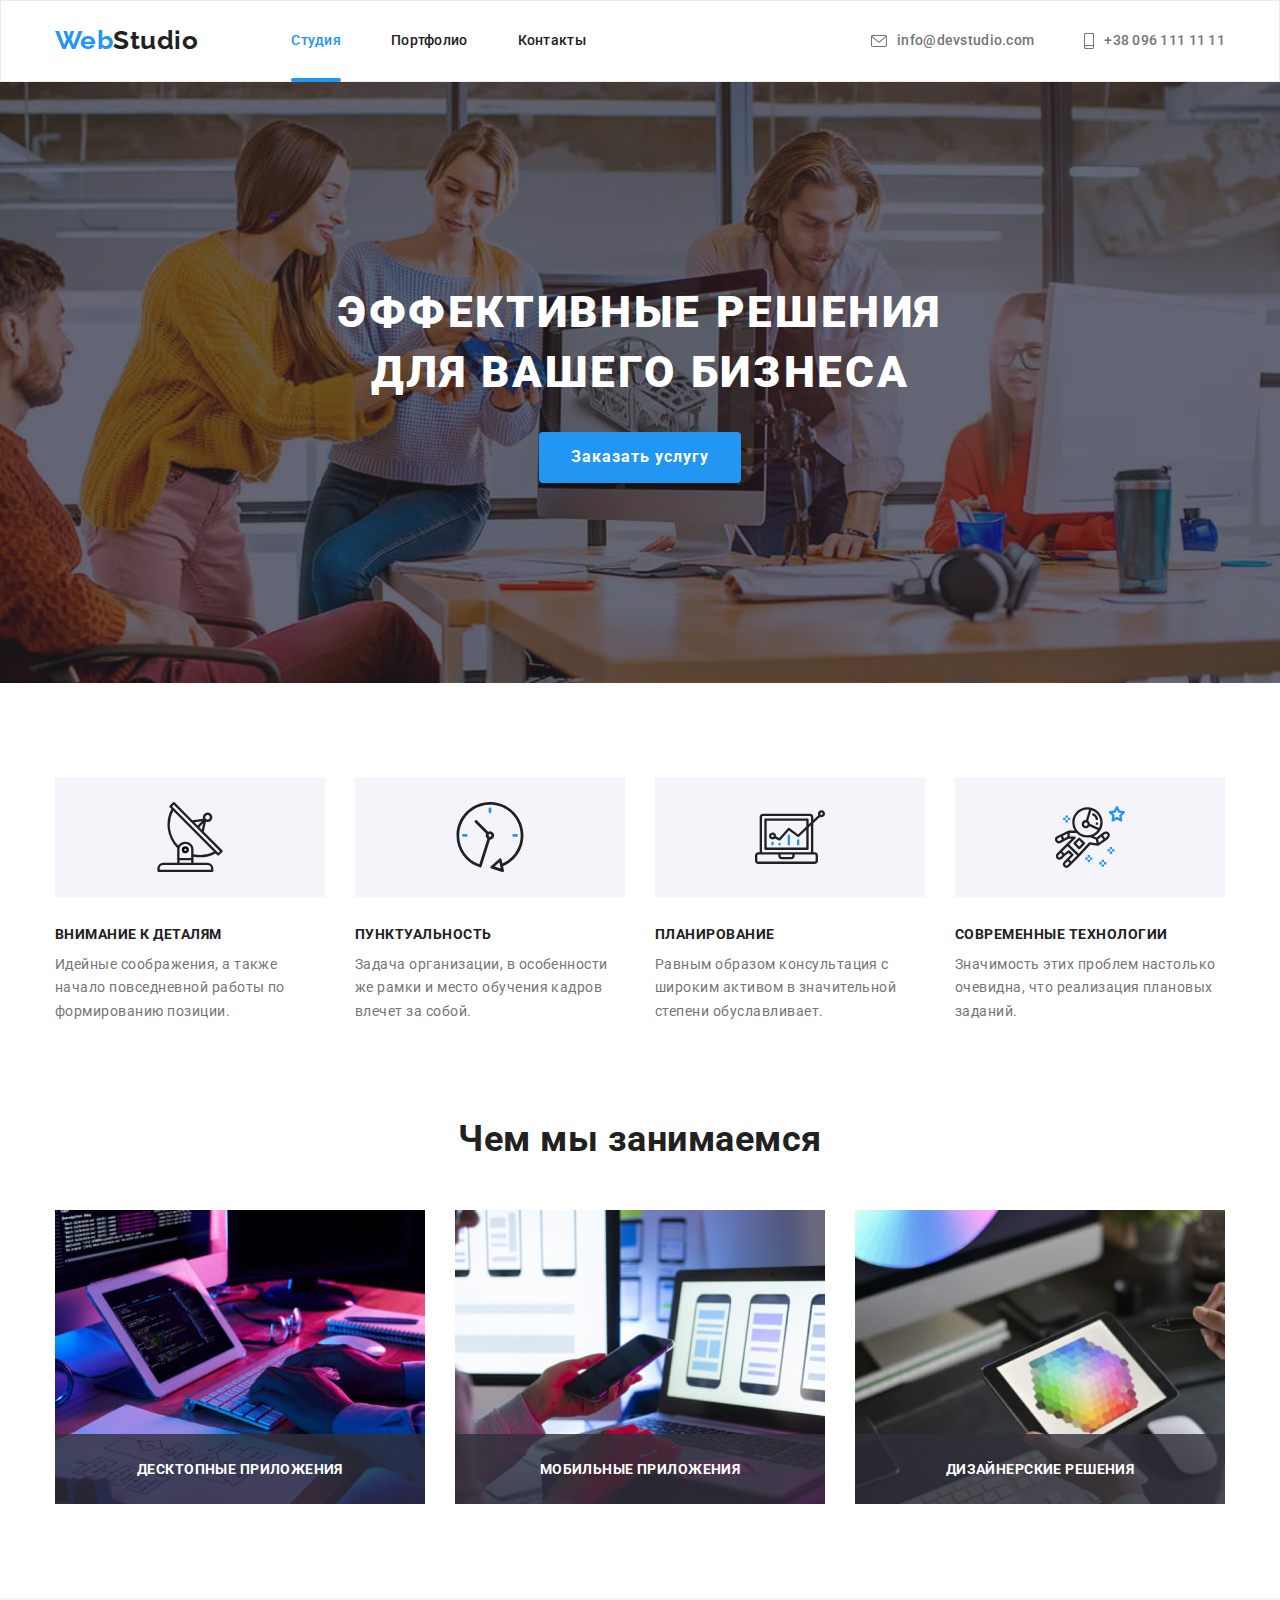
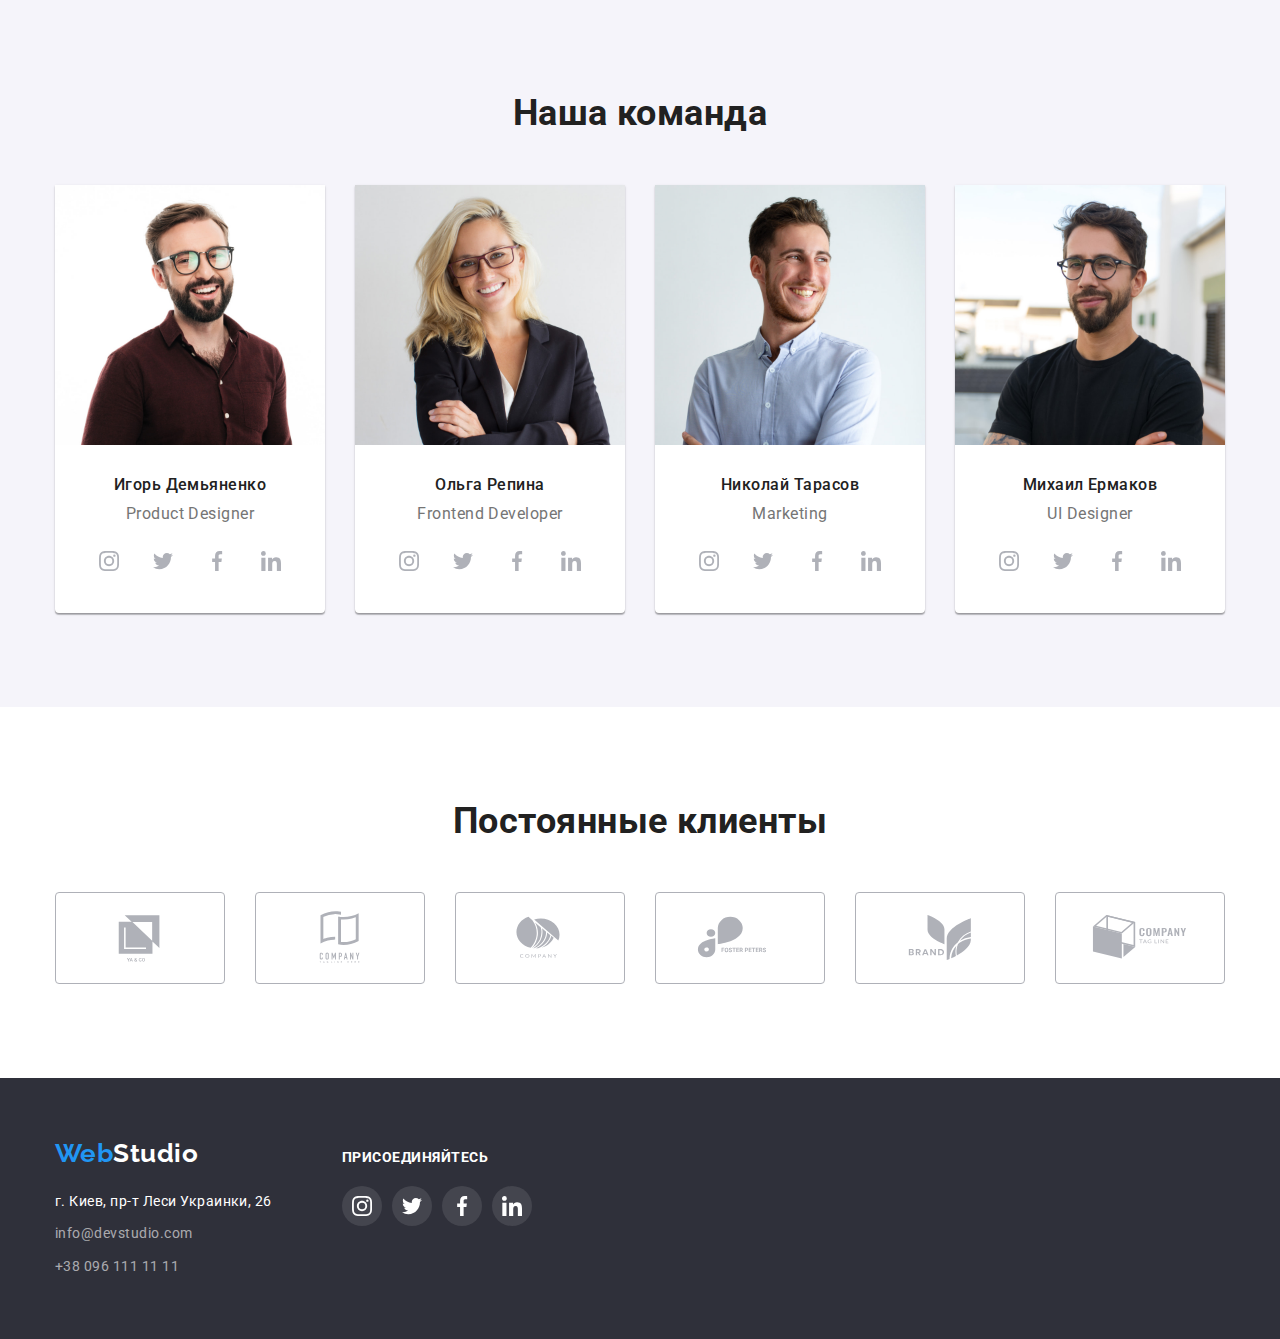
<file: index.html>
<!DOCTYPE html>
<html lang="ru">
<head>
    <meta charset="UTF-8">
    <meta http-equiv="X-UA-Compatible" content="IE=edge">
    <meta name="viewport" content="width=device-width, initial-scale=1.0">
    <title>Студия</title>
    <link href="https://fonts.googleapis.com/css2?family=Raleway:wght@700&family=Roboto:wght@400;500;700;900&display=swap"
    rel="stylesheet">
    <link rel="stylesheet" href="https://cdnjs.cloudflare.com/ajax/libs/modern-normalize/1.1.0/modern-normalize.min.css">
    <link rel="stylesheet" href="./css/styles.css" />
</head>
<body>
    <header>
        <div class="container header-container">
            <a href="./index.html" class="logo-header">Web<span class="logo">Studio</span></a>
            <nav class="site-nav">
                <ul class="navigation-list">
                    <li class="navigation-item">
                        <a href="./index.html" class="link current navigation-link">Студия</a>
                    </li>
                    <li class="navigation-item">
                    <a href="./portfolio.html"class="link navigation-link" >Портфолио</a>
                    </li>
                    <li class="navigation-item">
                        <a href="#" class="link navigation-link">Контакты</a>
                    </li>
                </ul>
            </nav>
            <ul class="site-contacts">
                <li class="contacts-item">
                    <a href="mailto:info@devstudio.com" class="link link-email">
                        <svg class="contacts-icon" width="16px" height="12px">
                            <use class="icon-email" href="images/symbol-defs.svg#icon-envelope">..</use>
                        </svg>
                        info@devstudio.com</a>
                </li>
                <li class="contacts-item">
                    <a href="tel:+380961111111" class="link link-phone">
                        <svg class="contacts-icon" width="10px" height="16px">
                            <use class="icon-phone" href="images/symbol-defs.svg#icon-smartphone">..</use>
                        </svg>
                        +38 096 111 11 11
                    </a>
                </li>
            </ul>            
        </div>
    </header>
    
    <main>
        <section class="hero section overlay">
           <div class="container">
                <h1 class="hero-title">Эффективные решения <br> для вашего бизнеса</h1>
                <button type="button" class="button" data-modal-open>Заказать услугу</button>       
           </div>
        </section>
        <section class="features section">
            <div class="container">
                <h2 class="visually-hidden">Наши преимущества</h2>
                <ul class="set-features">
                    <li class="features-item">
                        <div class="features-block">
                            <svg class="features-svg" width="70" height="70">
                                <use href="./images/symbol-defs.svg#icon-antenna">..</use>
                            </svg>
                        </div>
                        <h3>Внимание к деталям</h3>
                            <p>
                                Идейные соображения, а также начало повседневной работы по формированию позиции.
                            </p>
                    </li>
                    <li class="features-item">
                        <div class="features-block">
                            <svg class="features-svg" width="70" height="70">
                                <use href="./images/symbol-defs.svg#icon-clock">..</use>
                            </svg>
                        </div>
                        <h3>Пунктуальность</h3>
                            <p>
                                Задача организации, в особенности же рамки и место обучения кадров влечет за собой.
                            </p>
                    </li>
                    <li class="features-item">
                        <div class="features-block">
                            <svg class="features-svg" width="70" height="70">
                                <use href="./images/symbol-defs.svg#icon-diagram">..</use>
                            </svg>
                        </div>
                        <h3>Планирование</h3>
                            <p>
                                Равным образом консультация с широким активом в значительной степени обуславливает.
                            </p>
                    </li>
                    <li class="features-item">
                        <div class="features-block">
                            <svg class="features-svg" width="70" height="70">
                                <use href="./images/symbol-defs.svg#icon-astronaut">..</use>
                            </svg>
                        </div>
                        <h3>Современные технологии</h3>
                            <p>
                                Значимость этих проблем настолько очевидна, что реализация плановых заданий.
                            </p>
                    </li>

                </ul>                
            </div>
        </section>
        <section class="directions section">
            <div class="container">
                <h2 class="directions-title">
                    Чем мы занимаемся
                </h2>
                <ul class="set-directions">
                    <li class="directions-item">
                        <div class="directions-about">
                            <img src="./images/works-1.jpg" alt="программсит пишет код"
                            width="370">
                            <p class="directions-text">Десктопные приложения</p>
                        </div>
                    </li>
                    
                    <li class="directions-item">
                        <div class="directions-about">
                            <img src="./images/works-2.jpg" alt="UI дизайнер разрабатывает интерфейс мобильного приложения"
                            width="370">
                            <p class="directions-text">Мобильные приложения</p>
                        </div>
                    </li>
                    <li class="directions-item">
                        <div class="directions-about">
                            <img src="./images/works-3.jpg" alt="UI дизайнер работает над цветовым выбором"
                            width="370">
                            <p class="directions-text">Дизайнерские решения</p>
                        </div>
                    </li>
                </ul>
            </div>
        </section>
        <section class="team section">
            <div class="container">
                <h2 class="team-title">
                    Наша команда
                </h2>

                <ul class="set-team">

                    <li class="team-item">
                        <img src="./images/employee-1.jpg" alt="Игорь Демьяненко - Продуктовий Дизайнер" width="270"/>
                        <div class="team-description">
                            <h3 class="team-name">Игорь Демьяненко</h3> 
                            <p class="team-text">Product Designer</p>
                            <ul class="team-social">
                                <li class="social-item">
                                    <a class="social-link" href aria-label="Instagram">
                                        <svg class="social-icon" width="20" height="20">
                                            <use href="images/symbol-defs.svg#icon-instagram">..</use>
                                        </svg>
                                    </a>
                                </li>
                                <li class="social-item">
                                    <a class="social-link" href aria-label="Twitter">
                                        <svg class="social-icon" width="20" height="20">
                                            <use href="images/symbol-defs.svg#icon-twitter">..</use>
                                        </svg>
                                    </a>
                                </li>
                                <li class="social-item">
                                    <a class="social-link" href aria-label="facebook">
                                        <svg class="social-icon" width="20" height="20">
                                            <use href="images/symbol-defs.svg#icon-facebook">..</use>
                                        </svg>
                                    </a>
                                </li>
                                <li class="social-item">
                                    <a class="social-link" href aria-label="Linkedin">
                                        <svg class="social-icon" width="20" height="20">
                                            <use href="images/symbol-defs.svg#icon-linkedin">..</use>
                                        </svg>
                                    </a>
                                </li>
                            </ul>
                        </div>
                    </li>

                    <li class="team-item">
                        <img src="./images/employee-2.jpg" alt="Ольга Репина - Frontend разработчик" width="270"/>
                        <div class="team-description">
                            <h3 class="team-name">Ольга Репина</h3>
                            <p class="team-text">Frontend Developer</p> 
                            <ul class="team-social">
                                <li class="social-item">
                                    <a class="social-link" href aria-label="Instagram">
                                        <svg class="social-icon" width="20" height="20">
                                            <use href="images/symbol-defs.svg#icon-instagram">..</use>
                                        </svg>
                                    </a>
                                </li>
                                <li class="social-item">
                                    <a class="social-link" href aria-label="Twitter">
                                        <svg class="social-icon" width="20" height="20">
                                            <use href="images/symbol-defs.svg#icon-twitter">..</use>
                                        </svg>
                                    </a>
                                </li>
                                <li class="social-item">
                                    <a class="social-link" href aria-label="facebook">
                                        <svg class="social-icon" width="20" height="20">
                                            <use href="images/symbol-defs.svg#icon-facebook">..</use>
                                        </svg>
                                    </a>
                                </li>
                                <li class="social-item">
                                    <a class="social-link" href aria-label="Linkedin">
                                        <svg class="social-icon" width="20" height="20">
                                            <use href="images/symbol-defs.svg#icon-linkedin">..</use>
                                        </svg>
                                    </a>
                                </li>
                            </ul>
                        </div>
                    </li>

                    <li class="team-item">
                        <img src="./images/employee-3.jpg" alt="Николай Тарасов -  маркетинг" width="270"/>
                        <div class="team-description">
                            <h3 class="team-name">Николай Тарасов</h3>
                            <p class="team-text">Marketing</p>
                            <ul class="team-social">
                                <li class="social-item">
                                    <a class="social-link" href aria-label="Instagram">
                                        <svg class="social-icon" width="20" height="20">
                                            <use href="images/symbol-defs.svg#icon-instagram">..</use>
                                        </svg>
                                    </a>
                                </li>
                                <li class="social-item">
                                    <a class="social-link" href aria-label="Twitter">
                                        <svg class="social-icon" width="20" height="20">
                                            <use href="images/symbol-defs.svg#icon-twitter">..</use>
                                        </svg>
                                    </a>
                                </li>
                                <li class="social-item">
                                    <a class="social-link" href aria-label="facebook">
                                        <svg class="social-icon" width="20" height="20">
                                            <use href="images/symbol-defs.svg#icon-facebook">..</use>
                                        </svg>
                                    </a>
                                </li>
                                <li class="social-item">
                                    <a class="social-link" href aria-label="Linkedin">
                                        <svg class="social-icon" width="20" height="20">
                                            <use href="images/symbol-defs.svg#icon-linkedin">..</use>
                                        </svg>
                                    </a>
                                </li>
                            </ul>
                        </div>
                    </li>

                    <li class="team-item">
                        <img src="./images/employee-4.jpg" alt="Михаил Ермаков -  UI дизайнер" width="270"/>
                        <div class="team-description">
                            <h3 class="team-name">Михаил Ермаков</h3>
                            <p class="team-text">UI Designer</p> 
                            <ul class="team-social">
                                <li class="social-item">
                                    <a class="social-link" href aria-label="Instagram">
                                        <svg class="social-icon" width="20" height="20">
                                            <use href="images/symbol-defs.svg#icon-instagram">..</use>
                                        </svg>
                                    </a>
                                </li>
                                <li class="social-item">
                                    <a class="social-link" href aria-label="Twitter">
                                        <svg class="social-icon" width="20" height="20">
                                            <use href="images/symbol-defs.svg#icon-twitter">..</use>
                                        </svg>
                                    </a>
                                </li>
                                <li class="social-item">
                                    <a class="social-link" href aria-label="facebook">
                                        <svg class="social-icon" width="20" height="20">
                                            <use href="images/symbol-defs.svg#icon-facebook">..</use>
                                        </svg>
                                    </a>
                                </li>
                                <li class="social-item">
                                    <a class="social-link" href aria-label="Linkedin">
                                        <svg class="social-icon" width="20" height="20">
                                            <use href="images/symbol-defs.svg#icon-linkedin">..</use>
                                        </svg>
                                    </a>
                                </li>
                            </ul>
                        </div>
                    </li>

                </ul>
            </div>
        </section>
        <section class="clients section">
            <div class="container">
                <h2 class="clients-text"> Постоянные клиенты </h2>
                    <ul class="clients-list">
                        <li class="clients-item">
                            <a class="clients-link" href="#">
                                <svg class="client-btn" width="106" height="60">
                                    <use href="images/symbol-defs.svg#icon-Logo-1">..</use>
                                </svg>
                            </a>
                        </li>
                        <li class="clients-item">
                            <a class="clients-link" href="#">
                                <svg class="client-btn" width="106" height="60">
                                    <use href="images/symbol-defs.svg#icon-Logo-2">..</use>
                                </svg>
                            </a>
                        </li>
                        <li class="clients-item">
                            <a class="clients-link" href="#">
                                <svg class="client-btn" width="106" height="60">
                                    <use href="images/symbol-defs.svg#icon-Logo-3">..</use>
                                </svg>
                            </a>
                        </li>
                        <li class="clients-item">
                            <a class="clients-link" href="#">
                                <svg class="client-btn" width="106" height="60">
                                    <use href="images/symbol-defs.svg#icon-Logo-4">..</use>
                                </svg>
                            </a>
                        </li>
                        <li class="clients-item">
                            <a class="clients-link" href="#">
                                <svg class="client-btn" width="106" height="60">
                                    <use href="images/symbol-defs.svg#icon-Logo-5">..</use>
                                </svg>
                            </a>
                        </li>
                        <li class="clients-item">
                            <a class="clients-link" href="#">
                                <svg class="client-btn" width="106" height="60">
                                    <use href="images/symbol-defs.svg#icon-Logo-6">..</use>
                                </svg>
                            </a>
                        </li>

                    </ul>
                </h2>
            </div>
        </section>
    </main>

    <footer class="footer">
        <div class="container">
            <div class=" footer-contacts">
                <a href="#" class="logo-footer">Web<span class="logo-studio">Studio</span></a>
                <address class="address-footer">
                    <ul class="list">
                        <li class="footer-item">
                            <a class="link link-street" href="https://goo.gl/maps/mTJ8cYcqi1DRQW3Y8" target="_blank" rel="noopener noreferree">г. Киев, пр-т Леси Украинки, 26</a>
                        </li>
                        <li class="footer-item">
                            <a  class="link" href="mailto:info@devstudio.com">info@devstudio.com</a>
                        </li>
                        <li class="footer-item">
                            <a  class="link" href="tel:+380961111111">+38 096 111 11 11</a>
                        </li>
                    </ul>
                </address>
            </div>
            <div class="footer-social">
            <h2 class="join-title"> ПРИСОЕДИНЯЙТЕСЬ </h2>
                <ul class="footer-social-list">
                    <li class="footer-social-item">
                        <a class="footer-social-link" href aria-label="Instagram">
                            <svg class="footer-sociL-svg" width="20" height="20">
                                <use href="images/symbol-defs.svg#icon-instagram">..</use>
                            </svg>
                        </a>
                    </li>
                    <li class="footer-social-item">
                        <a class="footer-social-link" href aria-label="Twitter">
                            <svg class="footer-sociL-svg" width="20" height="20">
                                <use href="images/symbol-defs.svg#icon-twitter">..</use>
                            </svg>
                        </a>
                    </li>
                    <li class="footer-social-item">
                        <a class="footer-social-link" href aria-label="Facebook">
                            <svg class="footer-sociL-svg" width="20" height="20">
                                <use href="images/symbol-defs.svg#icon-facebook">..</use>
                            </svg>
                        </a>
                    </li>
                    <li class="footer-social-item">
                        <a class="footer-social-link" href aria-label="Linkedin">
                            <svg class="footer-social-svg" width="20" height="20">
                                <use href="images/symbol-defs.svg#icon-linkedin">..</use>
                            </svg>
                        </a>
                    </li>
                </ul>
            </h2>
            </div>
        </div>
    </footer>

    <div class="backdrop is-hidden" data-modal>
        <div class="modal">
            <button type="button" class="modal-close" data-modal-close>
                <svg class="close-icon" width="18px" height="18px">
                <use href="./images/symbol-defs.svg#icon-close"></use>
                </svg>
            </button>
        </div>
    </div>
    <script src="./js/modal.js"></script>

</body>
</html>
</file>
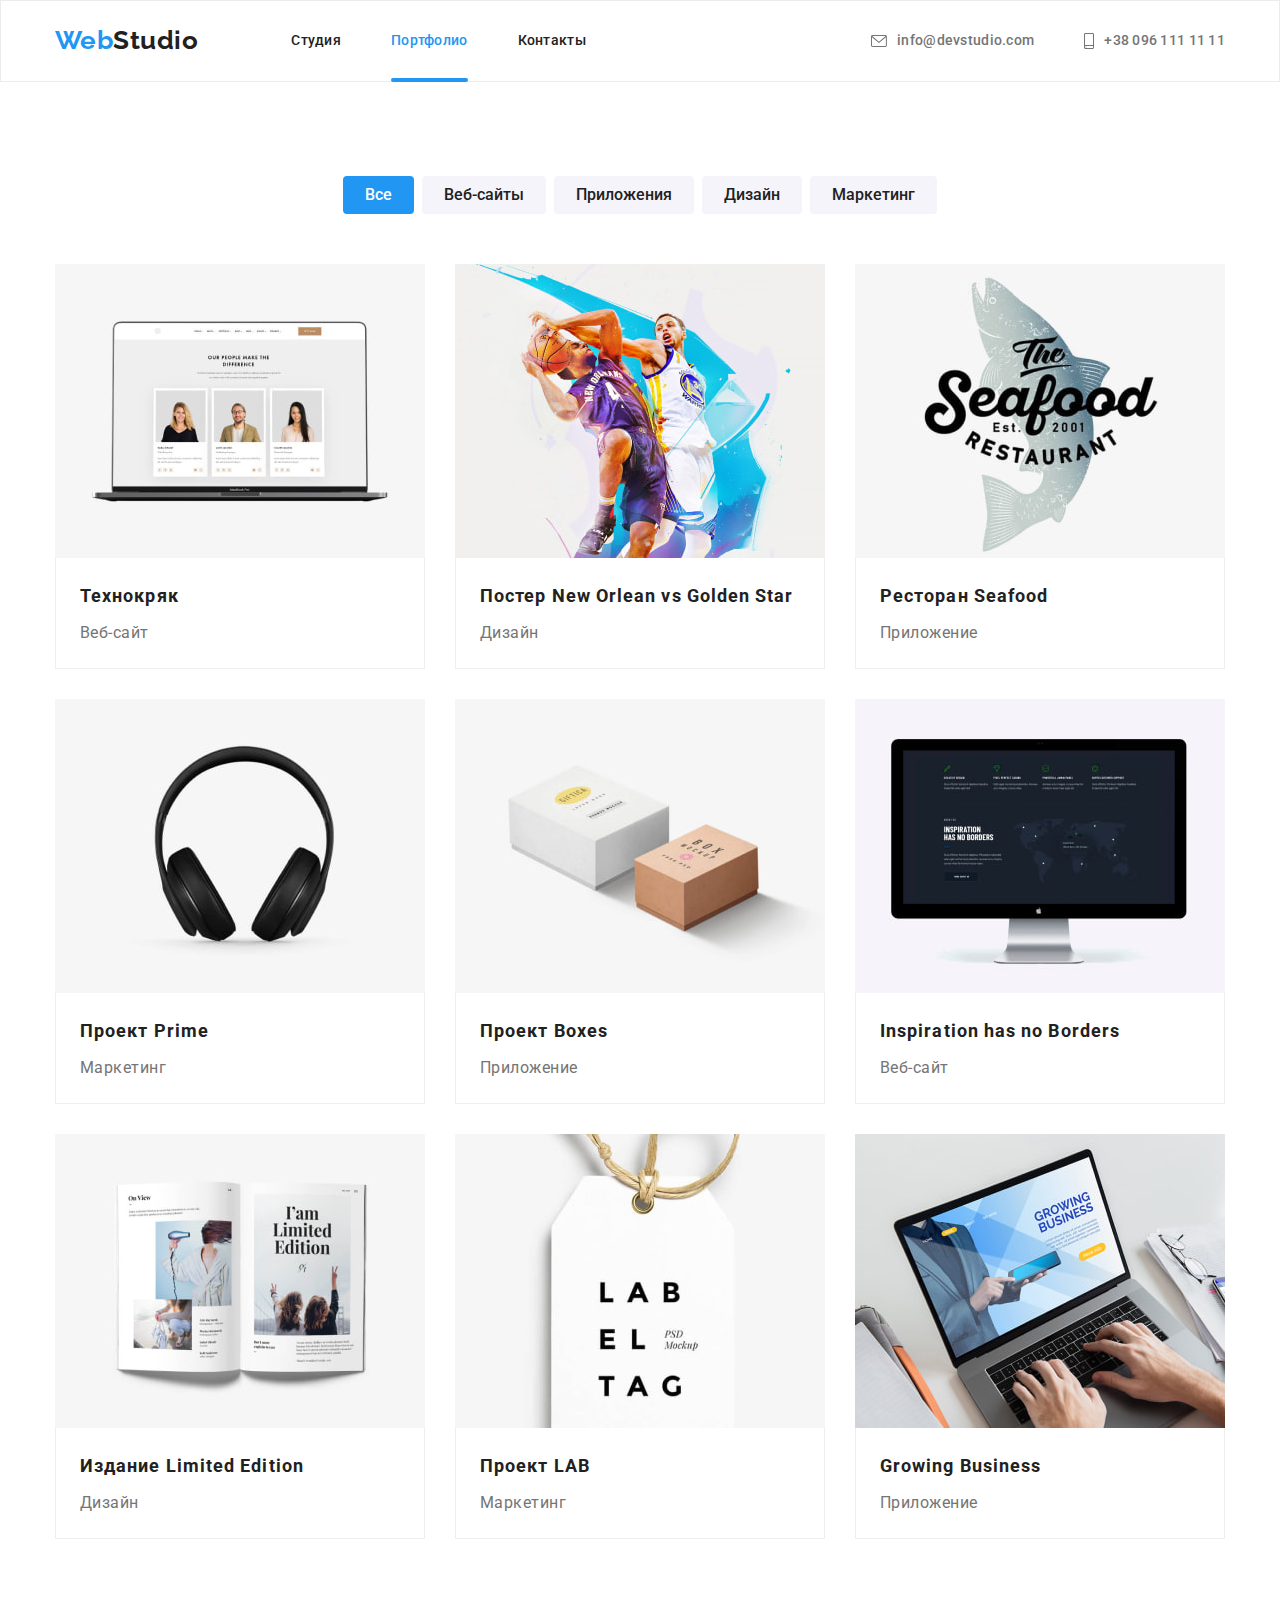
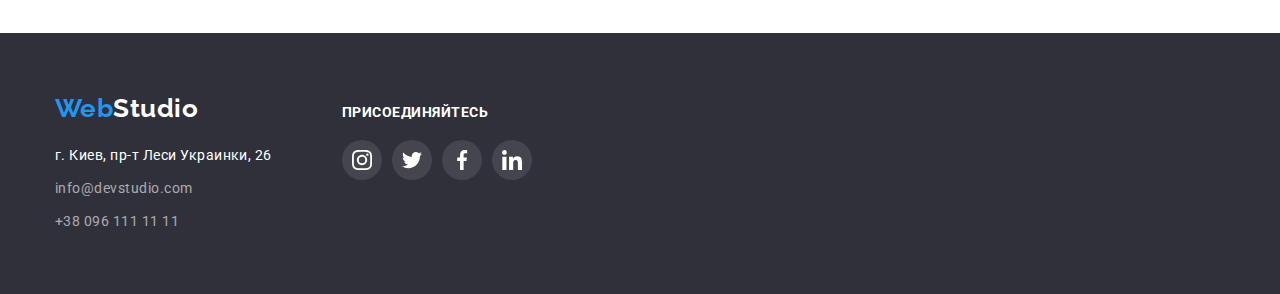
<file: portfolio.html>
<!DOCTYPE html>
<html lang="ru">

<head>
    <meta charset="UTF-8">
    <meta http-equiv="X-UA-Compatible" content="IE=edge">
    <meta name="viewport" content="width=device-width, initial-scale=1.0">
    <title>Студия</title>
    <link href="https://fonts.googleapis.com/css2?family=Raleway:wght@700&family=Roboto:wght@400;500;700;900&display=swap"
    rel="stylesheet">
    <link rel="stylesheet" href="https://cdnjs.cloudflare.com/ajax/libs/modern-normalize/1.1.0/modern-normalize.min.css">
    <link rel="stylesheet" href="./css/styles.css" />
</head>

<body>
    <header>
        <div class="container header-container">
            <a href="./index.html" class="logo-header">Web<span class="logo">Studio</span></a>
            <nav class="site-nav">
                <ul class="navigation-list">
                    <li class="navigation-item">
                        <a href="./index.html" class="link navigation-link">Студия</a>
                    </li>
                    <li class="navigation-item">
                    <a href="./portfolio.html"class="link current navigation-link" >Портфолио</a>
                    </li>
                    <li class="navigation-item">
                        <a href="#" class="link navigation-link">Контакты</a>
                    </li>
                </ul>
            </nav>
            <ul class="site-contacts">
                <li class="contacts-item">
                    <a href="mailto:info@devstudio.com" class="link link-email">
                        <svg class="contacts-icon" width="16px" height="12px">
                            <use class="icon-email" href="images/symbol-defs.svg#icon-envelope">..</use>
                        </svg>
                        info@devstudio.com</a>
                </li>
                <li class="contacts-item">
                    <a href="tel:+380961111111" class="link link-phone">
                        <svg class="contacts-icon" width="10px" height="16px">
                            <use class="icon-phone" href="images/symbol-defs.svg#icon-smartphone">..</use>
                        </svg>
                        +38 096 111 11 11
                    </a>
                </li>
            </ul>                       
        </div>
    </header>
    <main>
        <section class="portfolio-nav section">
            <div class="container">
                <h1 class="visually-hidden">Наши работы</h1>
                    <ul class="button-list">
                        <li class="button-item">
                            <button type="button" class="link link-current">Все</button>
                        </li>
                        <li class="button-item">
                            <button type="button" class="link">Веб-сайты</button>
                        </li>
                        <li class="button-item">
                            <button type="button" class="link">Приложения</button>
                        </li>
                        <li class="button-item">
                            <button type="button" class="link">Дизайн</button>
                        </li>
                        <li class="button-item">
                            <button type="button" class="link">Маркетинг</button>
                        </li>
                    </ul>
                    <ul class="works">
                        <li class="work-item">
                            <a class="link-works" href="#">
                                <div class="container-work-about">
                                    <img src="./images/technokrjak.jpg" alt="Технокряк - Веб-сайт" width="370">
                                    <p class="work-about"> Ресурс предлагает комплексные предложения с разным уровнем функционала и сервисов. Все это позволит посетителю получить исчерпывающие сведения о компании или частном лице </p>
                                </div>
                                <div class="work-description">
                                    <h2>Технокряк</h2>
                                    <p class="work-directions"> Веб-сайт</p>
                                </div>
                            </a>
                        </li>                        
                        <li class="work-item">
                            <a class="link-works" href="#">
                                <div class="container-work-about">
                                    <img src="./images/poster.jpg" alt="Постер New Orlean vs Golden Star - Дизайн" width="370">
                                    <p class="work-about"> Ресурс предлагает комплексные предложения с разным уровнем функционала и сервисов. Все это позволит посетителю получить исчерпывающие сведения о компании или частном лице </p>
                                </div>
                                <div class="work-description">
                                    <h2>Постер New Orlean vs Golden Star</h2>
                                    <p class="work-directions"> Дизайн </p>
                                </div>
                            </a>
                        </li>
                        <li class="work-item">
                            <a class="link-works" href="#">
                                <div class="container-work-about">
                                    <img src="./images/restaurant.jpg" alt="Ресторан Seafood - Приложение" width="370">                                                       
                                    <p class="work-about">Ресурс предлагает комплексные предложения с разным уровнем функционала и сервисов. Все это позволит посетителю получить исчерпывающие сведения о компании или частном лице </p>
                                </div>
                                <div class="work-description">
                                    <h2>Ресторан Seafood</h2>
                                    <p class="work-directions">Приложение</p>
                                </div>  
                            </a>  
                        </li>
                        <li class="work-item">
                            <a class="link-works" href="#">
                                <div class="container-work-about">
                                    <img src="./images/prime.jpg" alt="Проект Prime -  Маркетинг" width="370">
                                    <p class="work-about">Ресурс предлагает комплексные предложения с разным уровнем функционала и сервисов. Все это позволит посетителю получить исчерпывающие сведения о компании или частном лице </p>
                                </div>
                                <div class="work-description">
                                    <h2>Проект Prime</h2>
                                    <p class="work-directions"> Маркетинг </p>
                                </div>
                            </a>
                        </li>                        
                        <li class="work-item">
                            <a class="link-works" href="#">
                                <div class="container-work-about">
                                    <img src="./images/boxes.jpg" alt="Проект Boxes - Приложение" width="370">
                                    <p class="work-about">Ресурс предлагает комплексные предложения с разным уровнем функционала и сервисов. Все это позволит посетителю получить исчерпывающие сведения о компании или частном лице </p>
                                </div>
                                <div class="work-description">
                                    <h2>Проект Boxes</h2>
                                    <p class="work-directions"> Приложение</p>
                                </div>
                            </a>
                        </li>
                        <li class="work-item">
                            <a class="link-works" href="#">
                            <div class="container-work-about">
                                <img src="./images/inspiration.jpg" alt="Inspiration has no Borders - Веб-сайт" width="370">
                                <p class="work-about">Ресурс предлагает комплексные предложения с разным уровнем функционала и сервисов. Все это позволит посетителю получить исчерпывающие сведения о компании или частном лице </p>
                            </div>
                            <div class="work-description">
                                <h2>Inspiration has no Borders</h2>
                                <p class="work-directions"> Веб-сайт </p>
                            </div>
                            </a>
                        </li>
                        <li class="work-item">
                            <a class="link-works" href="#">
                                <div class="container-work-about">
                                    <img src="./images/edition.jpg" alt="Издание Limited Edition - Дизайн" width="370">
                                    <p class="work-about">Ресурс предлагает комплексные предложения с разным уровнем функционала и сервисов. Все это позволит посетителю получить исчерпывающие сведения о компании или частном лице </p>
                                </div>
                                <div class="work-description">
                                    <h2>Издание Limited Edition</h2>
                                    <p class="work-directions"> Дизайн </p>
                                </div>
                            </a>
                        </li>
                        <li class="work-item">
                            <a class="link-works" href="#">
                                <div class="container-work-about">
                                    <img src="./images/LAB.jpg" alt="Проект LAB - Маркетинг" width="370">
                                    <p class="work-about">Ресурс предлагает комплексные предложения с разным уровнем функционала и сервисов. Все это позволит посетителю получить исчерпывающие сведения о компании или частном лице </p>
                                </div>
                                <div class="work-description">
                                    <h2>Проект LAB</h2>
                                    <p class="work-directions">Маркетинг</p>
                                </div>
                            </a>
                        </li>
                        <li class="work-item">
                            <a class="link-works" href="#">
                                <div class="container-work-about">
                                    <img src="./images/growing.jpg" alt="Growing Business - Приложение" width="370">
                                    <p class="work-about">Ресурс предлагает комплексные предложения с разным уровнем функционала и сервисов. Все это позволит посетителю получить исчерпывающие сведения о компании или частном лице </p>
                                </div>
                                <div class="work-description">
                                    <h2>Growing Business</h2>
                                    <p class="work-directions">Приложение</p>
                                </div>
                            </a>
                        </li>
                    </ul>
            </div>
        </section>
    </main>
    
    <footer class="footer">
        <div class="container">
            <div class=" footer-contacts">
                <a href="#" class="logo-footer">Web<span class="logo-studio">Studio</span></a>
                <address class="address-footer">
                    <ul class="list">
                        <li class="footer-item">
                            <a class="link link-street" href="https://goo.gl/maps/mTJ8cYcqi1DRQW3Y8" target="_blank" rel="noopener noreferree">г. Киев, пр-т Леси Украинки, 26</a>
                        </li>
                        <li class="footer-item">
                            <a  class="link" href="mailto:info@devstudio.com">info@devstudio.com</a>
                        </li>
                        <li class="footer-item">
                            <a  class="link" href="tel:+380961111111">+38 096 111 11 11</a>
                        </li>
                    </ul>
                </address>
            </div>
            <div class="footer-social">
            <h2 class="join-title"> ПРИСОЕДИНЯЙТЕСЬ </h2>
                <ul class="footer-social-list">
                    <li class="footer-social-item">
                        <a class="footer-social-link" href aria-label="Instagram">
                            <svg class="footer-sociL-svg" width="20" height="20">
                                <use href="images/symbol-defs.svg#icon-instagram">..</use>
                            </svg>
                        </a>
                    </li>
                    <li class="footer-social-item">
                        <a class="footer-social-link" href aria-label="Twitter">
                            <svg class="footer-sociL-svg" width="20" height="20">
                                <use href="images/symbol-defs.svg#icon-twitter">..</use>
                            </svg>
                        </a>
                    </li>
                    <li class="footer-social-item">
                        <a class="footer-social-link" href aria-label="Facebook">
                            <svg class="footer-sociL-svg" width="20" height="20">
                                <use href="images/symbol-defs.svg#icon-facebook">..</use>
                            </svg>
                        </a>
                    </li>
                    <li class="footer-social-item">
                        <a class="footer-social-link" href aria-label="Linkedin">
                            <svg class="footer-social-svg" width="20" height="20">
                                <use href="images/symbol-defs.svg#icon-linkedin">..</use>
                            </svg>
                        </a>
                    </li>
                </ul>
            </h2>
            </div>
        </div>
    </footer>
</body>
</html>
</file>
<file: css/styles.css>
/* main-color-text #212121
second-colot-text #757575
acent-colot-text #2196F3
white-color-text #FFFFFF
second-colot-text-footer rgba(255, 255, 255, 0.6)

background-hero-footer #2F303A
background-section-1 #E5E5E5
backgrond-sections-2 #F5F4FA
backgrond-header #FFFFFF */
:root {
  --main-text-color: #212121;
  --accent-color: #2196f3;
  --white-color: #ffffff;
  --second-color-text: #757575;
}

body {
  color: var(--main-text-color);
  font-family: Roboto, sans-serif;
  letter-spacing: 0.03em;
}

h1,h2,h3,h4,h5,h6,p{
  margin: 0;
}

img{
  display: block;
}
ul {
  list-style: none;
  padding: 0px;
  margin: 0px;
}

a {
  text-decoration: none;
}

.container {
  width: 1200px;
  padding-left: 15px;
  padding-right: 15px;
  margin-left: auto;
  margin-right: auto;
}

.section{
  padding-top: 94px;
  padding-bottom: 94px;
}

.visually-hidden {
  position: absolute;
  width: 1px;
  height: 1px;
  margin: -1px;
  border: 0;
  padding: 0;
  white-space: nowrap;
  clip-path: inset(100%);
  clip: rect(0 0 0 0);
  overflow: hidden;
}

/*header*/

.header-container{
  display: flex;
  align-items: center;
}

.logo-header {
  color: var(--accent-color);
  font-family: Raleway, sans-serif;
  font-weight: 700;
  font-size: 26px;
  line-height: 1.2;
  padding-top: 24px;
  padding-bottom: 24px;
  margin-right: 93px;
}

.logo {
  color: var(--main-text-color);
 
}

.navigation-list{
  display: flex;
  align-items: center;
}

.navigation-link{
  padding-top: 32px;
  padding-bottom: 32px;
  display: block;
}
.site-nav .link {
  color: var(--main-text-color);
  font-weight: 500;
  font-size: 14px;
  line-height: 1.14;
  letter-spacing: 0.02em;
  transition-property: color;
  transition-duration: 250ms;
  transition-timing-function: cubic-bezier(0.4, 0, 0.2, 1);
}
.site-nav .link:hover,
.site-nav .link:focus {
  color: var(--accent-color);
}

.site-nav .link.current {
  color: var(--accent-color);
}

.current{
  position: relative;
}

.current::after{
  content: "";
  display: block;
  width: 100%;
  height: 4px;
  border-radius: 2px;
  background-color: currentColor;
  position: absolute;
  bottom: -1px;
}

/* site-contacts */
.navigation-item{
  margin-right: 50px;
}

.navigation-item:last-child{
  margin-right: 0;
}

.contacts-item{
  margin-left: 50px;
}

.contacts-item:first-child{
  margin-left: 0;
}
.site-contacts{
  display: flex;
  margin-left: auto;
  align-items: center;
}
.site-contacts .link {
  color: var(--second-color-text);
  font-weight: 500;
  font-size: 14px;
  line-height: 1.14;
  letter-spacing: 0.02em;
  display: flex;
  align-items: center;
  transition-property:color;
  transition-duration: 250ms;
  transition-timing-function: cubic-bezier(0.4, 0, 0.2, 1); 
}

.icon-email,
.icon-phone{
  fill: currentColor; 
}

.link-email:hover,
.link-phone:hover{
  color: var(--accent-color);
}

.link-email:focus,
.link-phone:focus{
  color: var(--accent-color);
}

.contacts-icon {
  display: inline-block;
  align-items: center;
  justify-content: center;
  margin-right: 10px;
  fill: var(--second-color-text);
  }
 
 
/*hero*/
.overlay{
  max-width: 1600px;
  background-image:
  linear-gradient(to bottom, rgba(47, 48, 58, 0.4),rgba(47, 48, 58, 0.4)),
  url('../images/hero.jpg');
  background-repeat: no-repeat;
  background-position: center;
  background-size: cover;
  background-color: #2F303A;
}

.hero {
  margin: 0 auto;
  text-align: center;
  padding-bottom: 200px;
  padding-top: 200px;
}

.hero-title {
  color: var(--white-color);
  font-weight: 900;
  font-size: 44px;
  line-height: 1.37;
  text-transform: uppercase;
  letter-spacing: 0.06em;
  margin-bottom: 30px;

}

.button {
  cursor: pointer;
  font-family: inherit;
  background-color: var(--accent-color);
  color: var(--white-color);
  box-shadow: 0px 4px 4px rgba(0, 0, 0, 0.15);
  font-weight: 700;
  font-size: 16px;
  line-height: 1.88;
  letter-spacing: 0.06em;
  border-radius: 4px;
  padding: 10px 32px;
  border-radius: 4px;
  border: none;
}

/* features */
.features-block{
display: flex;
justify-content: center;
align-items: center;
height: 120px;
width: 270px;
background-color: #F5F4FA;
margin-bottom: 30px;
}
.set-features{
  display: flex;
}

.features-item{
  margin-right: 30px;
  width: 270px;
}

.features-item:last-child{
  margin-right: 0;
}

.features h3 {
  font-weight: 700;
  font-size: 14px;
  line-height: 1.14;
  text-transform: uppercase;
  margin-bottom: 10px;
}

.features p {
  color: var(--second-color-text);
  font-weight: 400;
  font-size: 14px;
  line-height: 1.71;
}


/* directions */

.directions.section{
  padding-top: 0;
}
.directions-title {
  font-weight: 700;
  font-size: 36px;
  line-height: 1.17;
}

.directions .directions-title{
  text-align: center;
  margin-bottom: 50px;
}

.set-directions{
  display: flex;
}

.directions-about{
  position: relative;
}

.directions-text{
  position: absolute;
  background: rgba(47, 48, 58, 0.8);
  font-weight: 700;
  font-size: 14px;
  line-height: 16px;
  letter-spacing: 0.03em;
  text-transform: uppercase;
  color: var(--white-color);
  width: 100%;
  bottom:0;
  height: 70px;
  display: flex;
  align-items: center;
  justify-content: center;
}

.directions-item{
  margin-right: 30px;
}

.directions-item:last-child{
  margin-right: 0;
}


/* team */

.team .team-title{
  text-align: center;
}

.set-team{
  display: flex;
  align-items: center;
}

.team-social{
  gap: 10px;
  display: flex;
  justify-content: center;
}

.social-link {
  display: flex;
  justify-content: center;
  align-items: center;
  cursor: pointer;
  background-color: var(--main-white-color);
  border-radius: 50%;
  width: 44px;
  height: 44px;
  fill: #AFB1B8;
  transition-property: background-color,fill;
  transition-duration: 250ms;
  transition-timing-function: cubic-bezier(0.4, 0, 0.2, 1);
  } 

  .social-link:hover,
  .social-link:focus{
    background-color: var(--accent-color);
    fill:var(--white-color);
  }

.team-item{
  background-color: var(--white-color);
  margin-right: 30px;
  box-shadow: 0px 1px 3px rgba(0, 0, 0, 0.12), 0px 1px 1px rgba(0, 0, 0, 0.14), 0px 2px 1px rgba(0, 0, 0, 0.2);
  border-radius: 0px 0px 4px 4px;
}

.team-item:last-child{
  margin-right: 0;
}

.team {
  background-color: #f5f4fa;
}

.team-title {
  font-weight: 700;
  font-size: 36px;
  line-height: 1.17;
  margin-bottom: 50px;
}

.team-description{
  padding-top: 30px;
  padding-bottom: 30px;
}
.team-name {
  font-weight: 500;
  font-size: 16px;
  line-height: 1.19;
  text-align: center;
  margin-bottom: 10px;
}

.team-text {
  color: var(--second-color-text);
  font-size: 16px;
  line-height: 1.19;
  text-align: center;
  margin: 0;
  margin-bottom: 16px;
}


/*clients*/

.clients-text {
  font-weight: 700;
  font-size: 36px;
  line-height: 1.16;
  letter-spacing: 3%;
  text-align: center;
  color: var(--main-text-color);
  margin: 0px;
  margin-bottom: 50px;
  }

.clients-list {
  display: flex;
  flex-wrap: wrap;
  }

.clients-item {
  height: 92px;
  width: calc((100% - 150px) / 6);
  margin-right: 30px;
  }

.clients-item:last-child{
  margin-right: 0;
}

.clients-link {
  display: flex;
  border-radius: 4px;
  border: 1px solid #AFB1B8;
  justify-content: center;
  align-items: center;
  font-size: 0;
  height: 100%;
  transition-property: border, background-color;
  transition-duration: 250ms;
  transition-timing-function: cubic-bezier(0.4, 0, 0.2, 1);
  }

  .client-btn{
    fill: #AFB1B8;
    transition-property: fill;
    transition-duration: 250ms;
    transition-timing-function: cubic-bezier(0.4, 0, 0.2, 1);
  }

.clients-link:hover,
.clients-link:focus{
  border: 1px solid var(--accent-color);
  background-color: #fff;
}

.clients-link:hover .client-btn,
.clients-link:focus .client-btn{
fill: var(--accent-color);
}

/*footer*/

.footer {
  background-color: #2f303a;
  padding-top: 60px;
  padding-bottom: 60px;
}

.footer .container{
  align-items: baseline;
  display: flex;
}

.logo-footer {
  color: var(--accent-color);
  font-family: Raleway, sans-serif;
  font-weight: 700;
  font-size: 26px;
  line-height: 1.2;
}

.logo-studio{
  color: var(--white-color);
}


/* contacts-footer */
.address-footer {
  font-style: normal;
  font-weight: 400;
  font-size: 14px;
  line-height: 1.71;
  margin-top: 20px;
}

.footer-contacts{
  margin-right: 70px;
}

.link.link-street {
  color: var(--white-color);
}

.address-footer a {
  color: rgba(255, 255, 255, 0.6);
}

.list.link{
  transition-property: color;
  transition-duration: 250ms;
  transition-timing-function: cubic-bezier(0.4, 0, 0.2, 1);
}

.list .link:hover,
.list .link:focus {
  color: var(--accent-color);
}

.footer-item{
  margin-bottom: 9px;
}

.footer-item:last-child{
  margin-bottom: 0;
}

.join-title{
  font-size: 14px;
  line-height: 1.17;
  color: var(--white-color);
  margin-bottom: 20px;
  padding-bottom: 0px;
}

.footer-social-list{
  display: flex;
}

.footer-social-item{
  margin-right: 10px;
}

.footer-social-item:last-child{
  margin-right: 0;
}

.footer-social-link{
  display: flex;
  justify-content: center;
  align-items: center;
  width: 40px;
  height: 40px;
  background-color: rgba(255, 255, 255, 0.1);
  border-radius: 50%;
  fill: var(--white-color);
  transition-property: background-color;
  transition-duration: 250ms;
  transition-timing-function: cubic-bezier(0.4, 0, 0.2, 1);

}
  
.footer-social-link:hover,
.footer-social-link:focus{
background-color: var(--accent-color);
}


/* site portfolio */
header{
  border: 1px solid #ECECEC;
}

.button-item .link {
  color: var(--main-text-color);
  background-color: #f5f4fa;
  font-family: inherit;
  cursor: pointer;
  font-weight: 500;
  font-size: 16px;
  line-height: 1.6;
  border-radius: 4px;
  transition-property: color, background-color, box-shadow;
  transition-duration: 250ms;
  transition-timing-function: cubic-bezier(0.4, 0, 0.2, 1);
}

.link.link-current{
  background-color: var(--accent-color);
  color: var(--white-color);
  border: var(--accent-color);
  cursor: pointer;
}

.portfolio-nav .link:hover,
.portfolio-nav .link:focus {
  color: var(--white-color);
  background-color: var(--accent-color);
  box-shadow: 0px 3px 1px rgba(0, 0, 0, 0.1), 0px 1px 2px rgba(0, 0, 0, 0.08), 0px 2px 2px rgba(0, 0, 0, 0.12);
}

.container-work-about{
  position: relative;
  overflow: hidden;
}

.work-about{
  position: absolute;
  top:0;
  left: 0;
  font-weight: 400;
  font-size: 18px;
  color: var(--white-color);
  line-height: 28px;
  letter-spacing: 0.03em;
  padding: 63px 24px;
  height: 100%;
  background: rgba(33, 150, 243, 0.9);
  transform: translateY(100%);
  transition: transform 250ms cubic-bezier(0.4, 0, 0.2, 1);
}

.work-item:hover .work-about,
.work-item:focus .work-about{
  transform: translateY(0);
}
.work-description{
  padding: 20px 24px;
  border: 1px solid #EEEEEE;
  border-top: none;
}

.works h2 {
  color: var(--main-text-color);
  font-weight: 700;
  font-size: 18px;
  line-height: 2;
  letter-spacing: 0.06em;
  margin-bottom: 4px;
}

.work-directions {
  color: var(--second-color-text);
  font-size: 16px;
  line-height: 1.88;
}

.link-works{
  display: block;
  transition-property: box-shadow;
  transition-duration: 250ms;
  transition-timing-function: cubic-bezier(0.4, 0, 0.2, 1);
}

.link-works:hover,
.link-works:focus{
  box-shadow: 0px 1px 1px rgba(0, 0, 0, 0.12), 0px 4px 4px rgba(0, 0, 0, 0.06), 1px 4px 6px rgba(0, 0, 0, 0.16);
}

.button-list {
  display: flex;
  justify-content: center;
  }

.button-item{
  margin-bottom: 50px;
  margin-right: 8px;
  border-radius: 4px;
}

.button-item .link{
  padding: 6px 22px;
}

.button-item:last-child{
  margin-right: 0;
}

.button-list .link{
  border: none;
}

.works{
  display: flex;
  flex-wrap: wrap;
}

.work-item{
  width: calc((100% - 60px) / 3);
  margin-right: 30px;
  margin-bottom: 30px;
}

.work-item:nth-child(3n) {
  margin-right: 0;
}

 .work-item:nth-last-child(-n+3) {
  margin-bottom: 0px;
}

.backdrop{
  position: fixed;
  top: 0;
  width: 100%;
  height: 100%;
  background-color: rgba(0, 0, 0, 0.2);
  transition-property: opacity, visibility;
  transition-duration: 250ms;
  transition-timing-function: cubic-bezier(0.4, 0, 0.2, 1);
}

.modal{
  position: absolute;
  width: 528px;
  min-height: 581px;
  background: #FFFFFF;
  box-shadow: 0px 1px 3px rgba(0, 0, 0, 0.12), 0px 1px 1px rgba(0, 0, 0, 0.14), 0px 2px 1px rgba(0, 0, 0, 0.2);
  border-radius: 4px;
  top:50%;
  left: 50%;
  transform: translate(-50%, -50%);
}

.modal-close{
  position: absolute;
  top: 8px;
  right: 8px;

  display: flex;
  justify-content: center;
  align-items: center;
  width: 30px;
  height: 30px;
  padding: 0;


  border: 1px solid rgba(0, 0, 0, 0.1);
  border-radius: 50%;
  background-color: #ffffff;

  cursor: pointer;
}

.is-hidden{
  visibility: hidden;
  opacity: 0;
  pointer-events: none;
}
</file>
